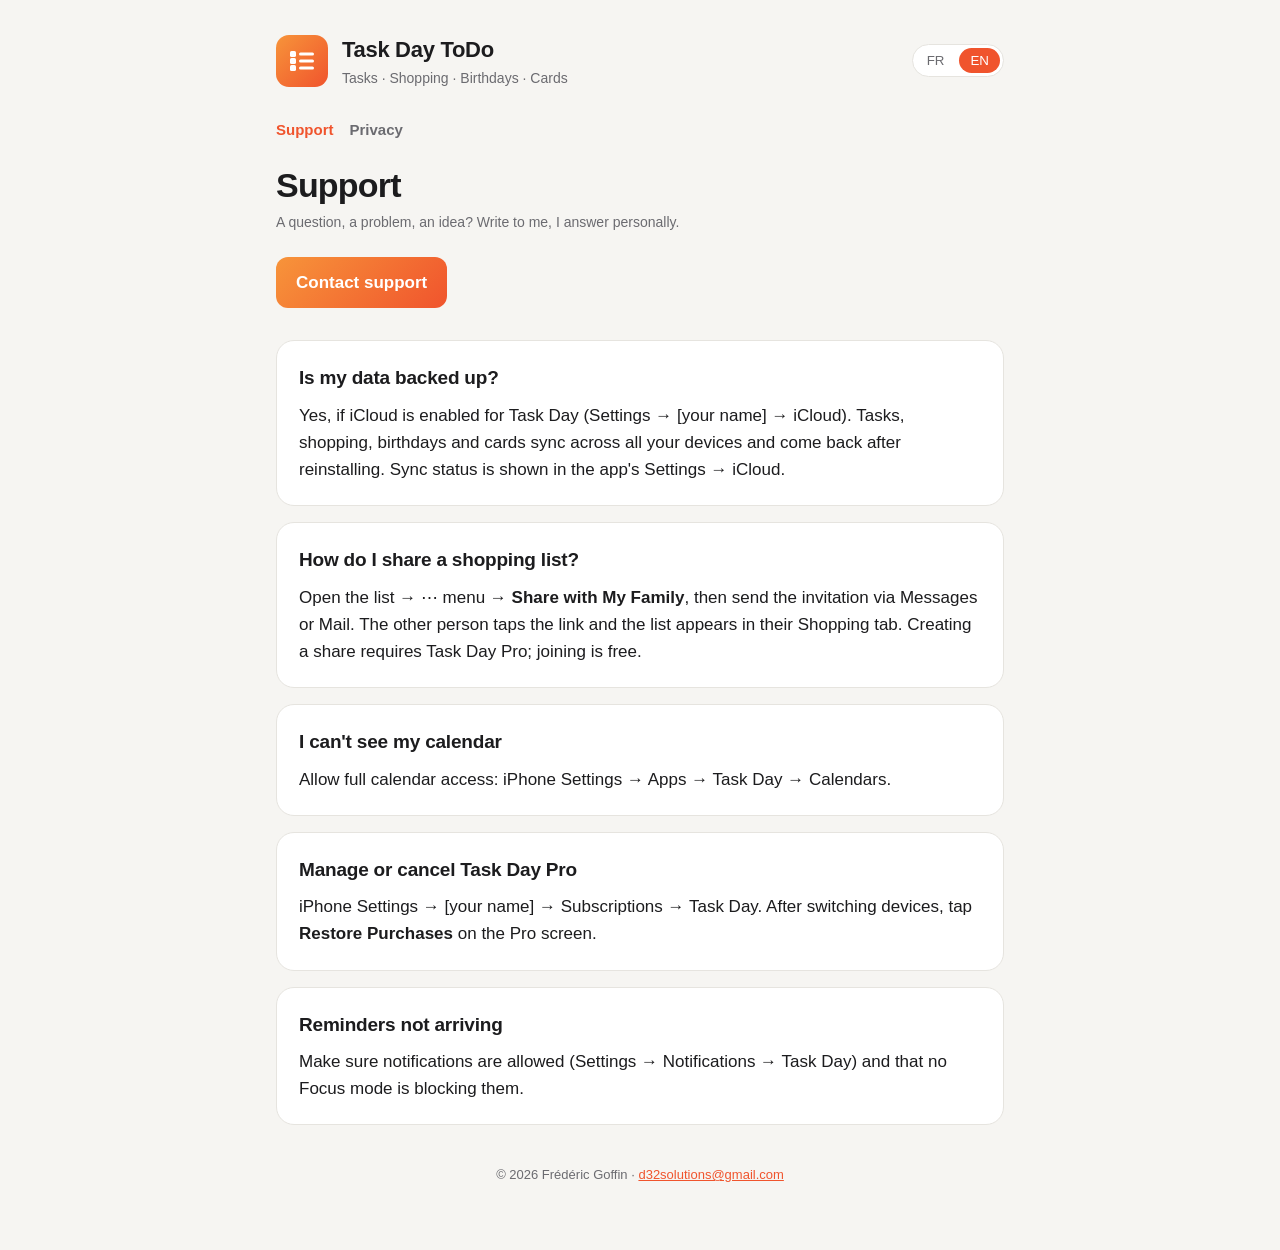
<file: index.html>
<!doctype html><html lang="fr" data-title-f-r="Support — Task Day ToDo" data-title-e-n="Support — Task Day ToDo"><head><meta charset="utf-8"><meta name="viewport" content="width=device-width,initial-scale=1"><title>Support — Task Day ToDo</title><link rel="stylesheet" href="style.css"><script src="lang.js"></script></head><body><div class="wrap">
<header><div class="logo"><svg viewBox="0 0 30 30" fill="#fff"><rect x="3" y="5" width="6" height="6" rx="1.6"/><rect x="12" y="6.5" width="15" height="3" rx="1.5"/><rect x="3" y="12" width="6" height="6" rx="1.6"/><rect x="12" y="13.5" width="15" height="3" rx="1.5"/><rect x="3" y="19" width="6" height="6" rx="1.6"/><rect x="12" y="20.5" width="15" height="3" rx="1.5"/></svg></div><div><div class="t">Task Day ToDo</div><div class="s"><span data-l="fr">Tâches · Courses · Anniversaires · Cartes</span><span data-l="en">Tasks · Shopping · Birthdays · Cards</span></div></div><div class="lang"><button data-set="fr">FR</button><button data-set="en">EN</button></div></header>
<nav><a class="on" href="./">Support</a><a href="privacy.html"><span data-l="fr">Confidentialité</span><span data-l="en">Privacy</span></a></nav>

<div data-l="fr">
<h1>Support</h1><div class="date">Une question, un souci, une idée ? Écrivez-moi, je réponds personnellement.</div>
<a class="btn" href="mailto:d32solutions@gmail.com?subject=Task%20Day%20ToDo">Contacter le support</a>
<div class="card"><h2>Mes données sont-elles sauvegardées ?</h2><p>Oui, si iCloud est activé pour Task Day (Réglages → [votre nom] → iCloud). Tâches, courses, anniversaires et cartes sont synchronisés sur tous vos appareils et retrouvés après une réinstallation. L'état de la synchro est visible dans Réglages de l'app → iCloud.</p></div>
<div class="card"><h2>Comment partager une liste de courses ?</h2><p>Ouvrez la liste → menu ⋯ → <b>Partager avec ma famille</b>, puis envoyez l'invitation par Messages ou Mail. La personne touche le lien et la liste apparaît dans son onglet Courses. Créer un partage nécessite Task Day Pro ; le rejoindre est gratuit.</p></div>
<div class="card"><h2>Je ne vois pas mon agenda</h2><p>Autorisez l'accès complet au calendrier : Réglages de l'iPhone → Apps → Task Day → Calendriers.</p></div>
<div class="card"><h2>Gérer ou résilier Task Day Pro</h2><p>Réglages de l'iPhone → [votre nom] → Abonnements → Task Day. Après un changement d'appareil, touchez <b>Restaurer mes achats</b> dans l'écran Pro.</p></div>
<div class="card"><h2>Rappels qui n'arrivent pas</h2><p>Vérifiez que les notifications sont autorisées (Réglages → Notifications → Task Day) et qu'un mode Concentration ne les bloque pas.</p></div>
</div>

<div data-l="en">
<h1>Support</h1><div class="date">A question, a problem, an idea? Write to me, I answer personally.</div>
<a class="btn" href="mailto:d32solutions@gmail.com?subject=Task%20Day%20ToDo">Contact support</a>
<div class="card"><h2>Is my data backed up?</h2><p>Yes, if iCloud is enabled for Task Day (Settings → [your name] → iCloud). Tasks, shopping, birthdays and cards sync across all your devices and come back after reinstalling. Sync status is shown in the app's Settings → iCloud.</p></div>
<div class="card"><h2>How do I share a shopping list?</h2><p>Open the list → ⋯ menu → <b>Share with My Family</b>, then send the invitation via Messages or Mail. The other person taps the link and the list appears in their Shopping tab. Creating a share requires Task Day Pro; joining is free.</p></div>
<div class="card"><h2>I can't see my calendar</h2><p>Allow full calendar access: iPhone Settings → Apps → Task Day → Calendars.</p></div>
<div class="card"><h2>Manage or cancel Task Day Pro</h2><p>iPhone Settings → [your name] → Subscriptions → Task Day. After switching devices, tap <b>Restore Purchases</b> on the Pro screen.</p></div>
<div class="card"><h2>Reminders not arriving</h2><p>Make sure notifications are allowed (Settings → Notifications → Task Day) and that no Focus mode is blocking them.</p></div>
</div>
<footer>© 2026 Frédéric Goffin · <a href="mailto:d32solutions@gmail.com">d32solutions@gmail.com</a></footer>
</div></body></html>
</file>
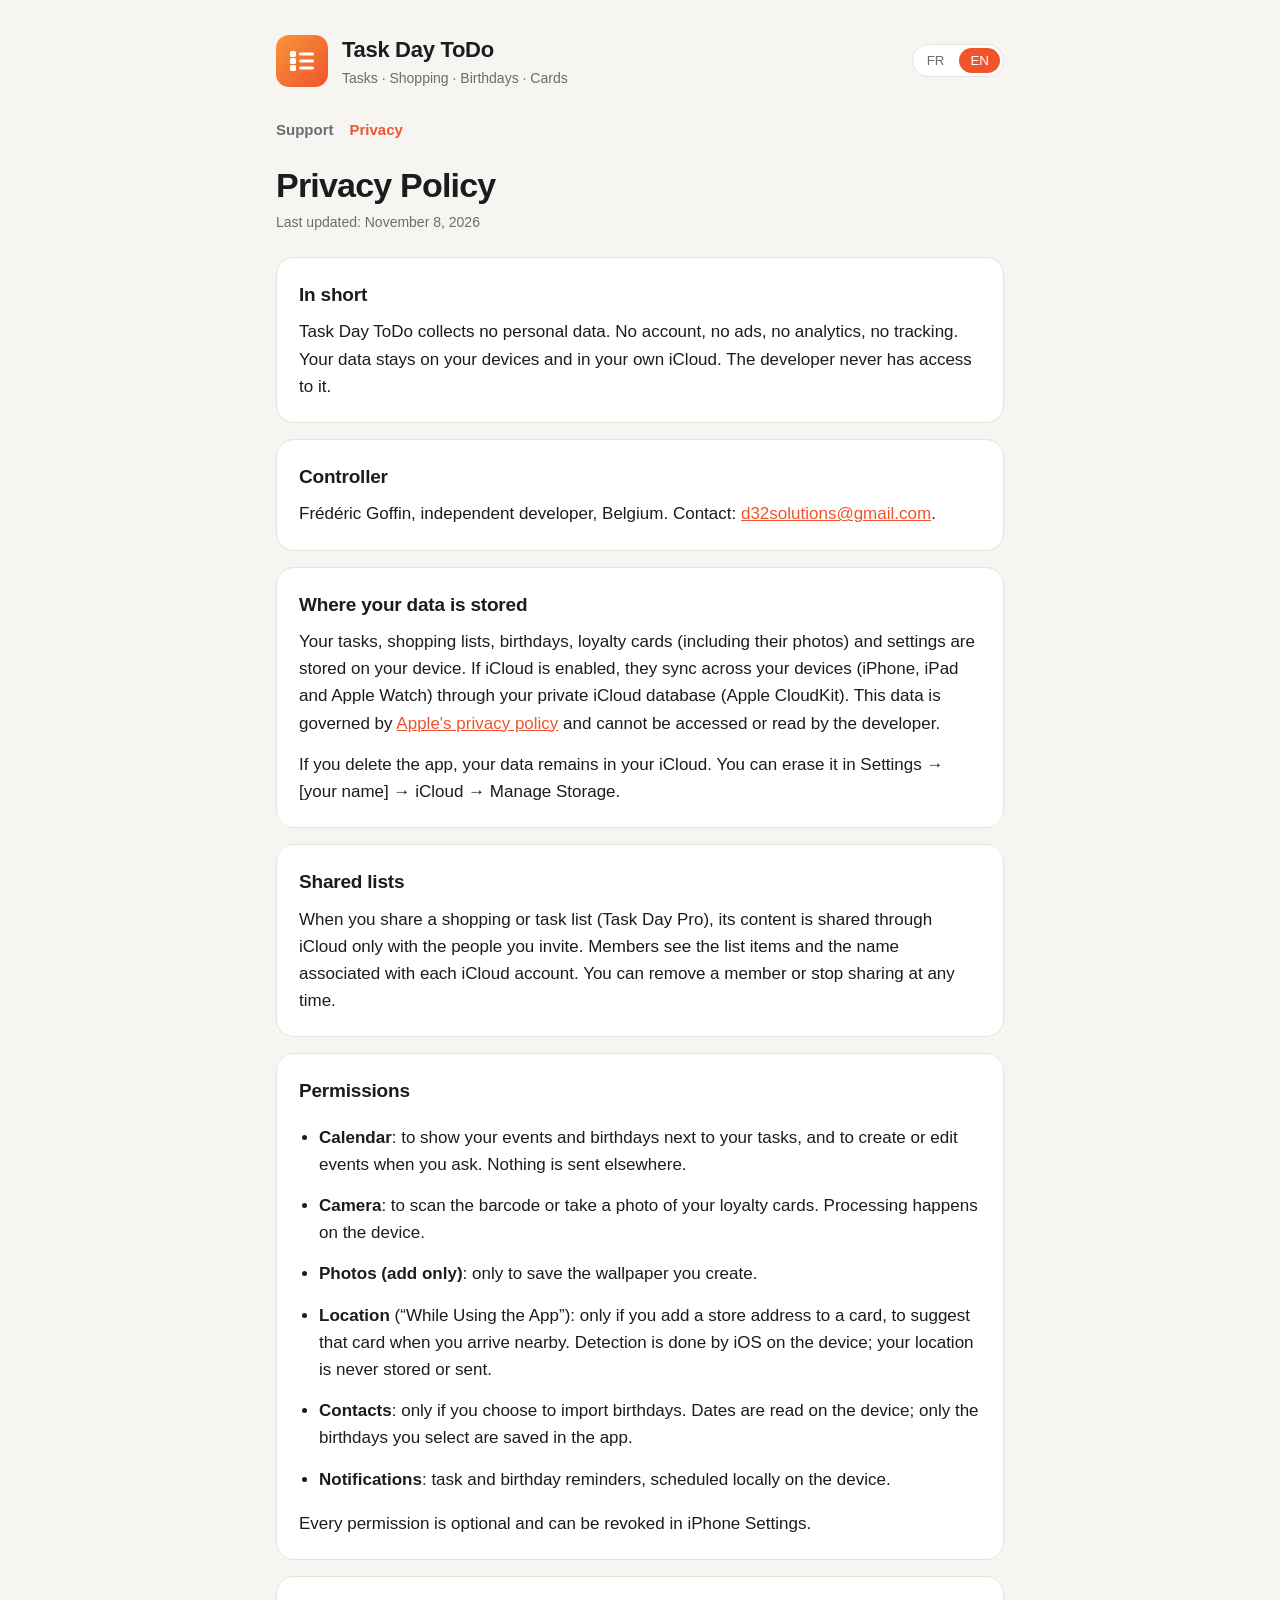
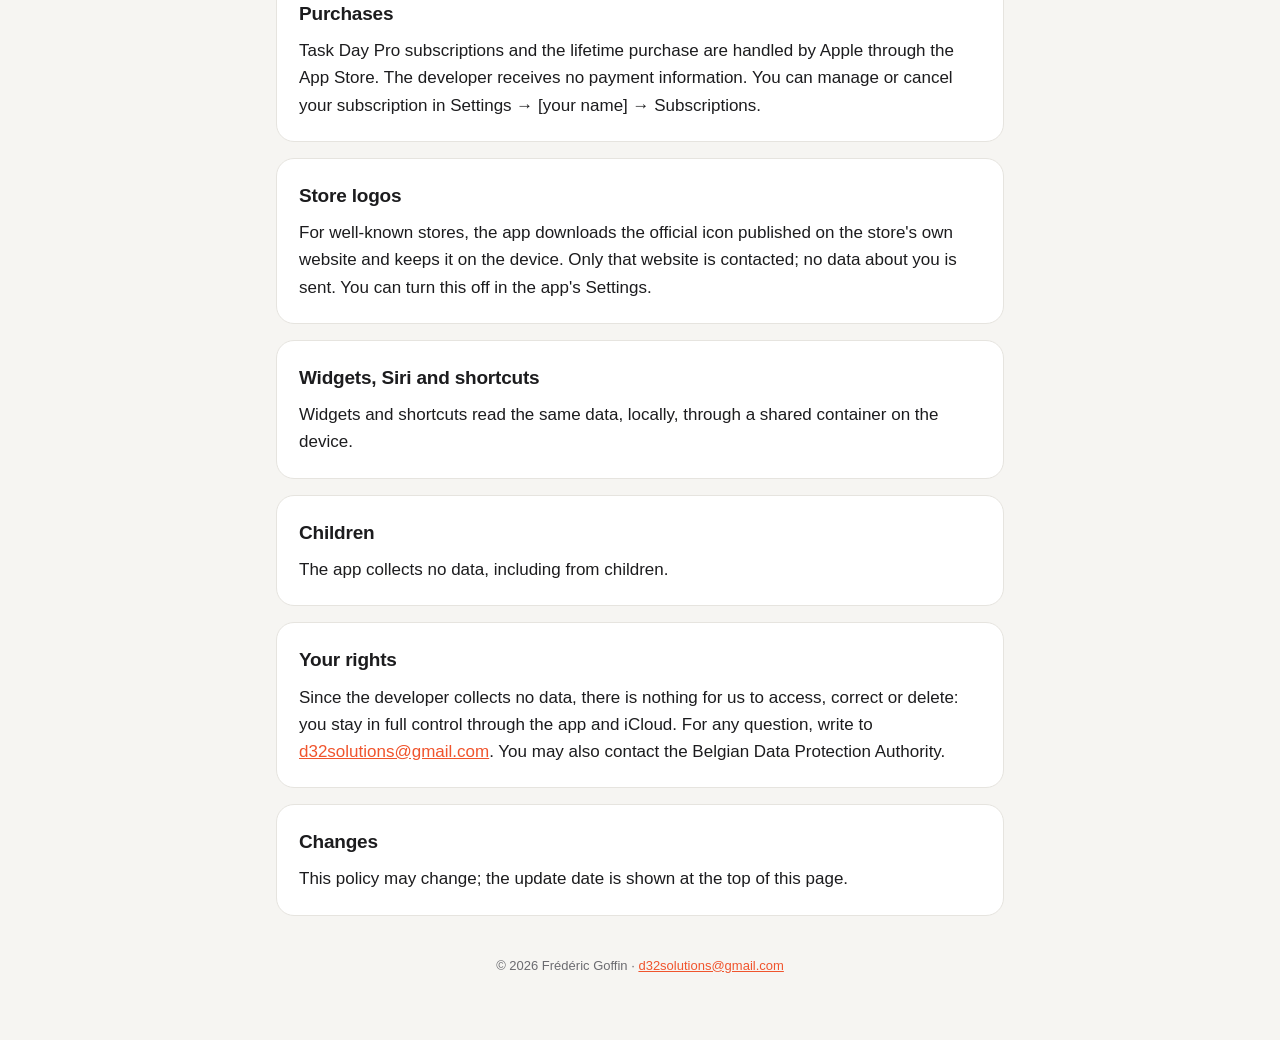
<file: privacy.html>
<!doctype html><html lang="fr" data-title-f-r="Confidentialité — Task Day ToDo" data-title-e-n="Privacy — Task Day ToDo"><head><meta charset="utf-8"><meta name="viewport" content="width=device-width,initial-scale=1"><title>Confidentialité — Task Day ToDo</title><link rel="stylesheet" href="style.css"><script src="lang.js"></script></head><body><div class="wrap">
<header><div class="logo"><svg viewBox="0 0 30 30" fill="#fff"><rect x="3" y="5" width="6" height="6" rx="1.6"/><rect x="12" y="6.5" width="15" height="3" rx="1.5"/><rect x="3" y="12" width="6" height="6" rx="1.6"/><rect x="12" y="13.5" width="15" height="3" rx="1.5"/><rect x="3" y="19" width="6" height="6" rx="1.6"/><rect x="12" y="20.5" width="15" height="3" rx="1.5"/></svg></div><div><div class="t">Task Day ToDo</div><div class="s"><span data-l="fr">Tâches · Courses · Anniversaires · Cartes</span><span data-l="en">Tasks · Shopping · Birthdays · Cards</span></div></div><div class="lang"><button data-set="fr">FR</button><button data-set="en">EN</button></div></header>
<nav><a href="./"><span data-l="fr">Support</span><span data-l="en">Support</span></a><a class="on" href="privacy.html"><span data-l="fr">Confidentialité</span><span data-l="en">Privacy</span></a></nav>

<div data-l="fr">
<h1>Politique de confidentialité</h1><div class="date">Dernière mise à jour : 8 novembre 2026</div>
<div class="card"><h2>En résumé</h2><p>Task Day ToDo ne collecte aucune donnée personnelle. Pas de compte, pas de publicité, pas de statistiques d'utilisation, pas de traçage. Vos données restent sur vos appareils et dans votre propre iCloud. Le développeur n'y a jamais accès.</p></div>
<div class="card"><h2>Responsable</h2><p>Frédéric Goffin, développeur indépendant, Belgique. Contact : <a href="mailto:d32solutions@gmail.com">d32solutions@gmail.com</a>.</p></div>
<div class="card"><h2>Où sont stockées vos données</h2><p>Vos tâches, listes de courses, anniversaires, cartes de fidélité (y compris leurs photos) et réglages sont enregistrés sur votre appareil. Si iCloud est activé, ils sont synchronisés entre vos appareils (iPhone, iPad et Apple Watch) via votre base iCloud privée (CloudKit d'Apple). Ces données sont soumises à la <a href="https://www.apple.com/fr/legal/privacy/">politique de confidentialité d'Apple</a> et ne sont ni accessibles ni lisibles par le développeur.</p><p>Si vous supprimez l'app, vos données restent dans votre iCloud. Vous pouvez les effacer dans Réglages → [votre nom] → iCloud → Gérer le stockage.</p></div>
<div class="card"><h2>Listes partagées</h2><p>Lorsque vous partagez une liste de courses ou de tâches (Task Day Pro), son contenu est partagé via iCloud uniquement avec les personnes que vous invitez. Les membres voient les articles de la liste et le nom associé au compte iCloud de chacun. Vous pouvez retirer un membre ou arrêter le partage à tout moment.</p></div>
<div class="card"><h2>Autorisations</h2><ul>
<li><b>Calendrier</b> : pour afficher vos rendez-vous et anniversaires à côté de vos tâches, et créer ou modifier des événements à votre demande. Rien n'est envoyé ailleurs.</li>
<li><b>Appareil photo</b> : pour scanner le code-barres ou photographier vos cartes de fidélité. L'analyse se fait sur l'appareil.</li>
<li><b>Photos (ajout)</b> : uniquement pour enregistrer le fond d'écran que vous créez.</li>
<li><b>Localisation</b> (« Lorsque l'app est active ») : uniquement si vous ajoutez l'adresse d'un magasin à une carte, pour vous proposer cette carte en arrivant à proximité. La détection est faite par iOS sur l'appareil ; votre position n'est ni enregistrée ni transmise.</li>
<li><b>Contacts</b> : uniquement si vous choisissez d'importer des anniversaires. Les dates sont lues sur l'appareil ; seuls les anniversaires que vous sélectionnez sont enregistrés dans l'app.</li>
<li><b>Notifications</b> : rappels de tâches et d'anniversaires, programmés localement sur l'appareil.</li>
</ul><p>Chaque autorisation est facultative et peut être retirée dans les Réglages de l'iPhone.</p></div>
<div class="card"><h2>Achats</h2><p>Les abonnements et l'achat à vie Task Day Pro sont gérés par Apple via l'App Store. Le développeur ne reçoit aucune information de paiement. Vous gérez ou résiliez votre abonnement dans Réglages → [votre nom] → Abonnements.</p></div>
<div class="card"><h2>Logos des magasins</h2><p>Pour les enseignes connues, l'app télécharge l'icône officielle publiée sur le site de l'enseigne (par exemple delhaize.be) et la garde sur l'appareil. Seule l'adresse de ce site est contactée ; aucune donnée vous concernant n'est envoyée. Vous pouvez désactiver cette option dans les Réglages de l'app.</p></div>
<div class="card"><h2>Widgets, Siri et raccourcis</h2><p>Les widgets et raccourcis lisent les mêmes données, localement, via un espace partagé sur l'appareil.</p></div>
<div class="card"><h2>Enfants</h2><p>L'app ne collecte aucune donnée, y compris auprès des enfants.</p></div>
<div class="card"><h2>Vos droits</h2><p>Comme aucune donnée n'est collectée par le développeur, il n'y a rien à consulter, corriger ou supprimer de notre côté : vous gardez le contrôle total via l'app et iCloud. Pour toute question, écrivez à <a href="mailto:d32solutions@gmail.com">d32solutions@gmail.com</a>. Vous pouvez aussi vous adresser à l'Autorité de protection des données (Belgique).</p></div>
<div class="card"><h2>Modifications</h2><p>Cette politique peut évoluer ; la date de mise à jour figure en haut de cette page.</p></div>
</div>

<div data-l="en">
<h1>Privacy Policy</h1><div class="date">Last updated: November 8, 2026</div>
<div class="card"><h2>In short</h2><p>Task Day ToDo collects no personal data. No account, no ads, no analytics, no tracking. Your data stays on your devices and in your own iCloud. The developer never has access to it.</p></div>
<div class="card"><h2>Controller</h2><p>Frédéric Goffin, independent developer, Belgium. Contact: <a href="mailto:d32solutions@gmail.com">d32solutions@gmail.com</a>.</p></div>
<div class="card"><h2>Where your data is stored</h2><p>Your tasks, shopping lists, birthdays, loyalty cards (including their photos) and settings are stored on your device. If iCloud is enabled, they sync across your devices (iPhone, iPad and Apple Watch) through your private iCloud database (Apple CloudKit). This data is governed by <a href="https://www.apple.com/legal/privacy/">Apple's privacy policy</a> and cannot be accessed or read by the developer.</p><p>If you delete the app, your data remains in your iCloud. You can erase it in Settings → [your name] → iCloud → Manage Storage.</p></div>
<div class="card"><h2>Shared lists</h2><p>When you share a shopping or task list (Task Day Pro), its content is shared through iCloud only with the people you invite. Members see the list items and the name associated with each iCloud account. You can remove a member or stop sharing at any time.</p></div>
<div class="card"><h2>Permissions</h2><ul>
<li><b>Calendar</b>: to show your events and birthdays next to your tasks, and to create or edit events when you ask. Nothing is sent elsewhere.</li>
<li><b>Camera</b>: to scan the barcode or take a photo of your loyalty cards. Processing happens on the device.</li>
<li><b>Photos (add only)</b>: only to save the wallpaper you create.</li>
<li><b>Location</b> (“While Using the App”): only if you add a store address to a card, to suggest that card when you arrive nearby. Detection is done by iOS on the device; your location is never stored or sent.</li>
<li><b>Contacts</b>: only if you choose to import birthdays. Dates are read on the device; only the birthdays you select are saved in the app.</li>
<li><b>Notifications</b>: task and birthday reminders, scheduled locally on the device.</li>
</ul><p>Every permission is optional and can be revoked in iPhone Settings.</p></div>
<div class="card"><h2>Purchases</h2><p>Task Day Pro subscriptions and the lifetime purchase are handled by Apple through the App Store. The developer receives no payment information. You can manage or cancel your subscription in Settings → [your name] → Subscriptions.</p></div>
<div class="card"><h2>Store logos</h2><p>For well-known stores, the app downloads the official icon published on the store's own website and keeps it on the device. Only that website is contacted; no data about you is sent. You can turn this off in the app's Settings.</p></div>
<div class="card"><h2>Widgets, Siri and shortcuts</h2><p>Widgets and shortcuts read the same data, locally, through a shared container on the device.</p></div>
<div class="card"><h2>Children</h2><p>The app collects no data, including from children.</p></div>
<div class="card"><h2>Your rights</h2><p>Since the developer collects no data, there is nothing for us to access, correct or delete: you stay in full control through the app and iCloud. For any question, write to <a href="mailto:d32solutions@gmail.com">d32solutions@gmail.com</a>. You may also contact the Belgian Data Protection Authority.</p></div>
<div class="card"><h2>Changes</h2><p>This policy may change; the update date is shown at the top of this page.</p></div>
</div>
<footer>© 2026 Frédéric Goffin · <a href="mailto:d32solutions@gmail.com">d32solutions@gmail.com</a></footer>
</div></body></html>
</file>
<file: style.css>
:root{--bg:#f6f5f2;--card:#fff;--text:#1c1c1e;--muted:#6b6b70;--accent:#f0542d;--accent2:#f7943a;--line:#e6e4df}
@media (prefers-color-scheme:dark){:root{--bg:#111113;--card:#1c1c1f;--text:#f2f2f4;--muted:#9a9aa1;--line:#2c2c30}}
*{box-sizing:border-box}
body{margin:0;background:var(--bg);color:var(--text);font:17px/1.6 -apple-system,BlinkMacSystemFont,"SF Pro Text","Segoe UI",Roboto,sans-serif;-webkit-font-smoothing:antialiased}
.wrap{max-width:760px;margin:0 auto;padding:32px 16px 64px}
header{display:flex;align-items:center;gap:14px;margin-bottom:28px}
.logo{width:52px;height:52px;border-radius:13px;background:linear-gradient(135deg,var(--accent2),var(--accent));display:grid;place-items:center;flex:none}
.logo svg{width:30px;height:30px}
header .t{font-weight:800;font-size:22px;letter-spacing:-.3px}
header .s{color:var(--muted);font-size:14px}
.lang{margin-left:auto;display:flex;gap:4px;background:var(--card);border:1px solid var(--line);border-radius:99px;padding:3px}
.lang button{border:0;background:none;color:var(--muted);font:600 13px inherit;padding:5px 11px;border-radius:99px;cursor:pointer}
.lang button.on{background:var(--accent);color:#fff}
nav{display:flex;gap:16px;margin-bottom:24px;font-size:15px}
nav a{color:var(--muted);text-decoration:none;font-weight:600}
nav a.on{color:var(--accent)}
h1{font-size:34px;line-height:1.15;letter-spacing:-.8px;margin:0 0 6px}
.date{color:var(--muted);font-size:14px;margin-bottom:24px}
.card{background:var(--card);border:1px solid var(--line);border-radius:18px;padding:22px 22px 8px;margin:16px 0}
h2{font-size:19px;margin:0 0 8px;letter-spacing:-.2px}
p,li{margin:0 0 14px}
ul{padding-left:20px}
a{color:var(--accent)}
.btn{display:inline-block;background:linear-gradient(135deg,var(--accent2),var(--accent));color:#fff;text-decoration:none;font-weight:700;padding:12px 20px;border-radius:12px;margin-bottom:16px}
footer{color:var(--muted);font-size:13px;margin-top:40px;text-align:center}
[data-l]{display:none}
html[lang=fr] [data-l=fr],html[lang=en] [data-l=en]{display:block}
html[lang=fr] span[data-l=fr],html[lang=en] span[data-l=en]{display:inline}
</file>
